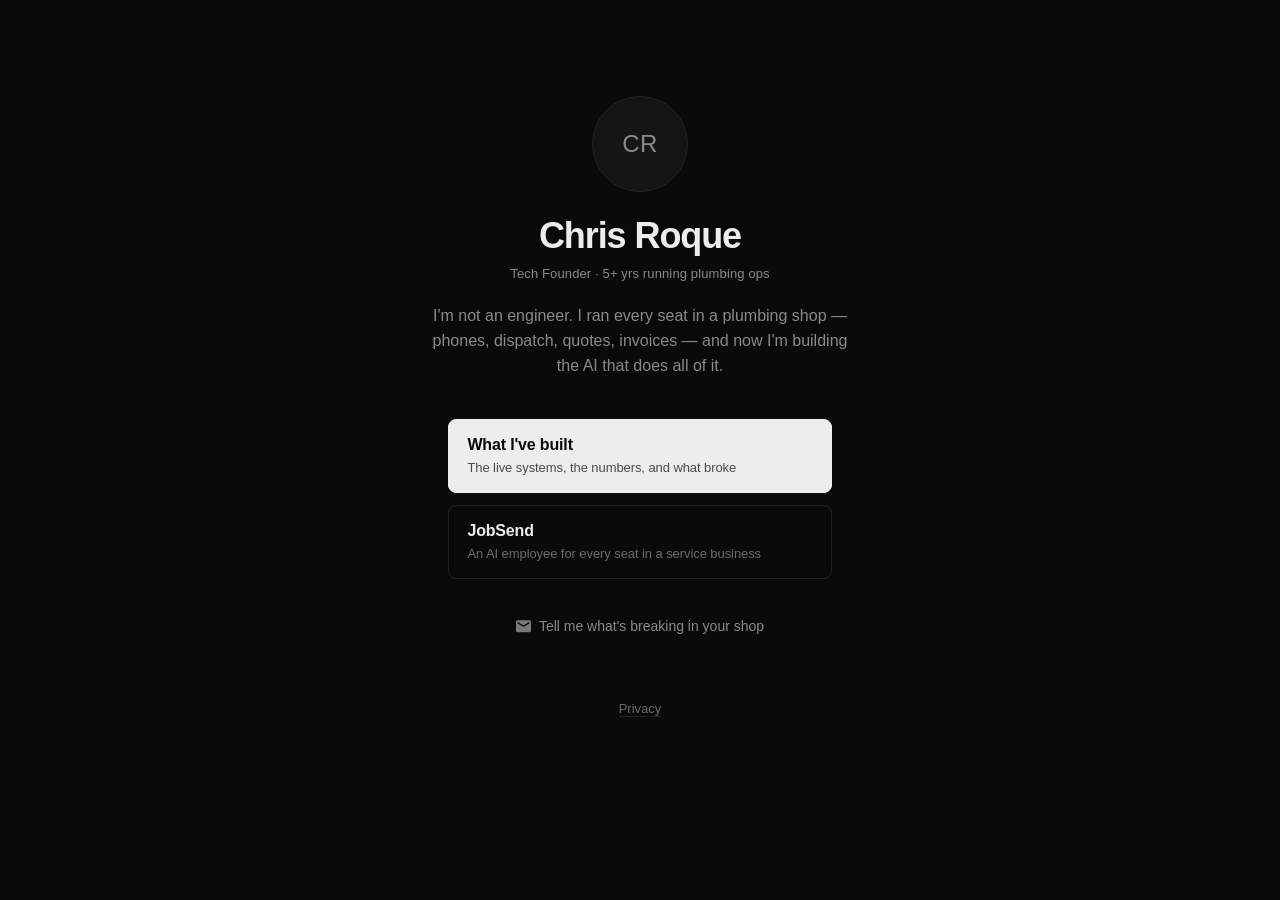
<file: index.html>
<!DOCTYPE html>

<!--
  christopherroque.com — link-in-bio page
  Built on LittleLink (MIT) — https://github.com/sethcottle/littlelink

  This page is the landing spot for the @chriis.ai Instagram bio, which reads:
    "Tech Founder / Former Plumbing Service Ops Manager (5+ Years) /
     Helping service businesses automate, scale & reach 7+ figures with AI"
  Everything here has to keep that promise. The visitor is a service-business
  owner who just watched a reel. Keep the operator credential visible, keep
  every link explained in one line, and do not add a link this audience
  doesn't need.

  TO ADD A LINK: copy a <a class="button"> block below, change the href, the
  title, and the one-line description. Commit it — GitHub Pages republishes
  itself. There is no build step.
-->

<html class="theme-dark" lang="en">

  <head>
    <meta charset="utf-8">
    <meta name="viewport" content="width=device-width, initial-scale=1">

    <!-- This is the headline Google prints in search results, which is the whole
         point of the site. Keep it the hook, not a category label. -->
    <title>Chris Roque — I run a service company on AI I built myself</title>
    <!-- Swap images/avatar.png for a real square headshot, then uncomment. -->
    <!-- <link rel="icon" href="/images/avatar.png"> -->

    <meta name="description" content="Chris Roque — not an engineer. Five years running plumbing ops, now building JobSend: an AI employee for every seat in a service business. The real systems, the numbers, and what broke.">
    <meta name="keywords" content="Chris Roque, Christopher Roque, JobSend, AI employees, AI in production, non-engineer building AI, AI agents, AI for home service, trades software">
    <link rel="canonical" href="https://christopherroque.com">
    <meta name="author" content="Chris Roque">

    <!-- Social share preview -->
    <meta property="og:type" content="website">
    <meta property="og:title" content="Chris Roque">
    <meta property="og:description" content="Not an engineer. I run a service company on AI I built myself — and I show exactly how it works, including what broke.">
    <meta property="og:url" content="https://christopherroque.com">
    <meta property="og:image" content="https://christopherroque.com/images/avatar@2x.png">
    <meta name="twitter:card" content="summary">
    <meta name="twitter:title" content="Chris Roque">
    <meta name="twitter:description" content="Not an engineer. I run a service company on AI I built myself — and I show exactly how it works, including what broke.">

    <link rel="stylesheet" href="css/reset.css">
    <link rel="stylesheet" href="css/style.css">
    <link rel="stylesheet" href="css/brands.css">
    <link rel="stylesheet" href="css/chriis.css">

  </head>

<body>

    <div class="container">
        <div class="column">

            <!-- PLACEHOLDER. Save a square headshot as images/avatar.png plus a
                 2x version, then delete this monogram and uncomment the <img>
                 under it. A real face outperforms initials on this page. -->
            <div class="avatar avatar--monogram" aria-hidden="true">CR</div>
            <!--
            <img class="avatar" src="images/avatar.png" srcset="images/avatar@2x.png 2x" alt="Chris Roque">
            -->

            <h1>Chris Roque</h1>

            <!-- Kept to one line at 430px phone width. Lengthening this wraps it
                 and orphans the last two words — re-measure if you edit it. -->
            <p class="credential">Tech Founder &middot; 5+ yrs running plumbing ops</p>

            <p class="bio">I'm not an engineer. I ran every seat in a plumbing shop &mdash; phones, dispatch, quotes, invoices &mdash; and now I'm building the AI that does all of it.</p>

            <div class="button-stack" role="navigation">

              <!-- Primary is the proof page, not a product. The audience arriving
                   from Instagram is builders; the products are the evidence, not
                   the ask. See codebase-map.md § "Who this page is for". -->
              <a class="button button--primary" href="proof.html" role="button">
                <span class="button-title">What I've built</span>
                <span class="button-sub">The live systems, the numbers, and what broke</span>
              </a>

              <a class="button" href="https://jobsend.co" target="_blank" rel="noopener" role="button">
                <span class="button-title">JobSend</span>
                <span class="button-sub">An AI employee for every seat in a service business</span>
              </a>

              <!-- ══ BOOKING BUTTON — READY, WAITING ON ONE URL ══════════════════
                   TO SWITCH ON: delete this comment wrapper and replace
                   BOOKING_URL_HERE with the real Calendly link. Nothing else.

                   It ships commented out on purpose — a dead booking link is worse
                   than no booking link, so this never publishes until the URL is real.

                   Chris's call 2026-07-26: a NEW event aimed at service-business
                   owners, ~15 minutes. Deliberately NOT the existing
                   calendly.com/myserviceops/demo — that one is MSO-branded on a page
                   that never mentions MyServiceOps, "demo" promises a product
                   walkthrough rather than a conversation, and it converted 21% of
                   JobSend quiz traffic into ZERO actual bookings.

              <a class="button" href="BOOKING_URL_HERE" target="_blank" rel="noopener" role="button">
                <span class="button-title">Book a call</span>
                <span class="button-sub">15 minutes. Tell me what's breaking in your shop</span>
              </a>

                   ═══════════════════════════════════════════════════════════════ -->

            </div>

            <div class="contact">
              <a class="contact-link" href="mailto:admin@myserviceops.ai">
                <img class="icon" aria-hidden="true" src="images/icons/generic-email.svg" alt="">
                Tell me what's breaking in your shop
              </a>
            </div>

            <!--
              DELIBERATELY NOT HERE, per "only what's relevant":
              - Instagram: every visitor arrives from Instagram. Linking back is a loop.
              - X / YouTube / TikTok / Substack: not accounts Chris runs.
              - LinkedIn: worth ONE small icon here if the profile is active. Add it
                as a second .contact-link when the handle is confirmed.
              - Book-a-call: the highest-value addition to this page whenever a
                scheduling link exists. The bio promises help; this is how they ask.
            -->

      <footer>
        <a href="privacy.html">Privacy</a>
      </footer>

    </div>
  </div>

</body>

</html>
</file>
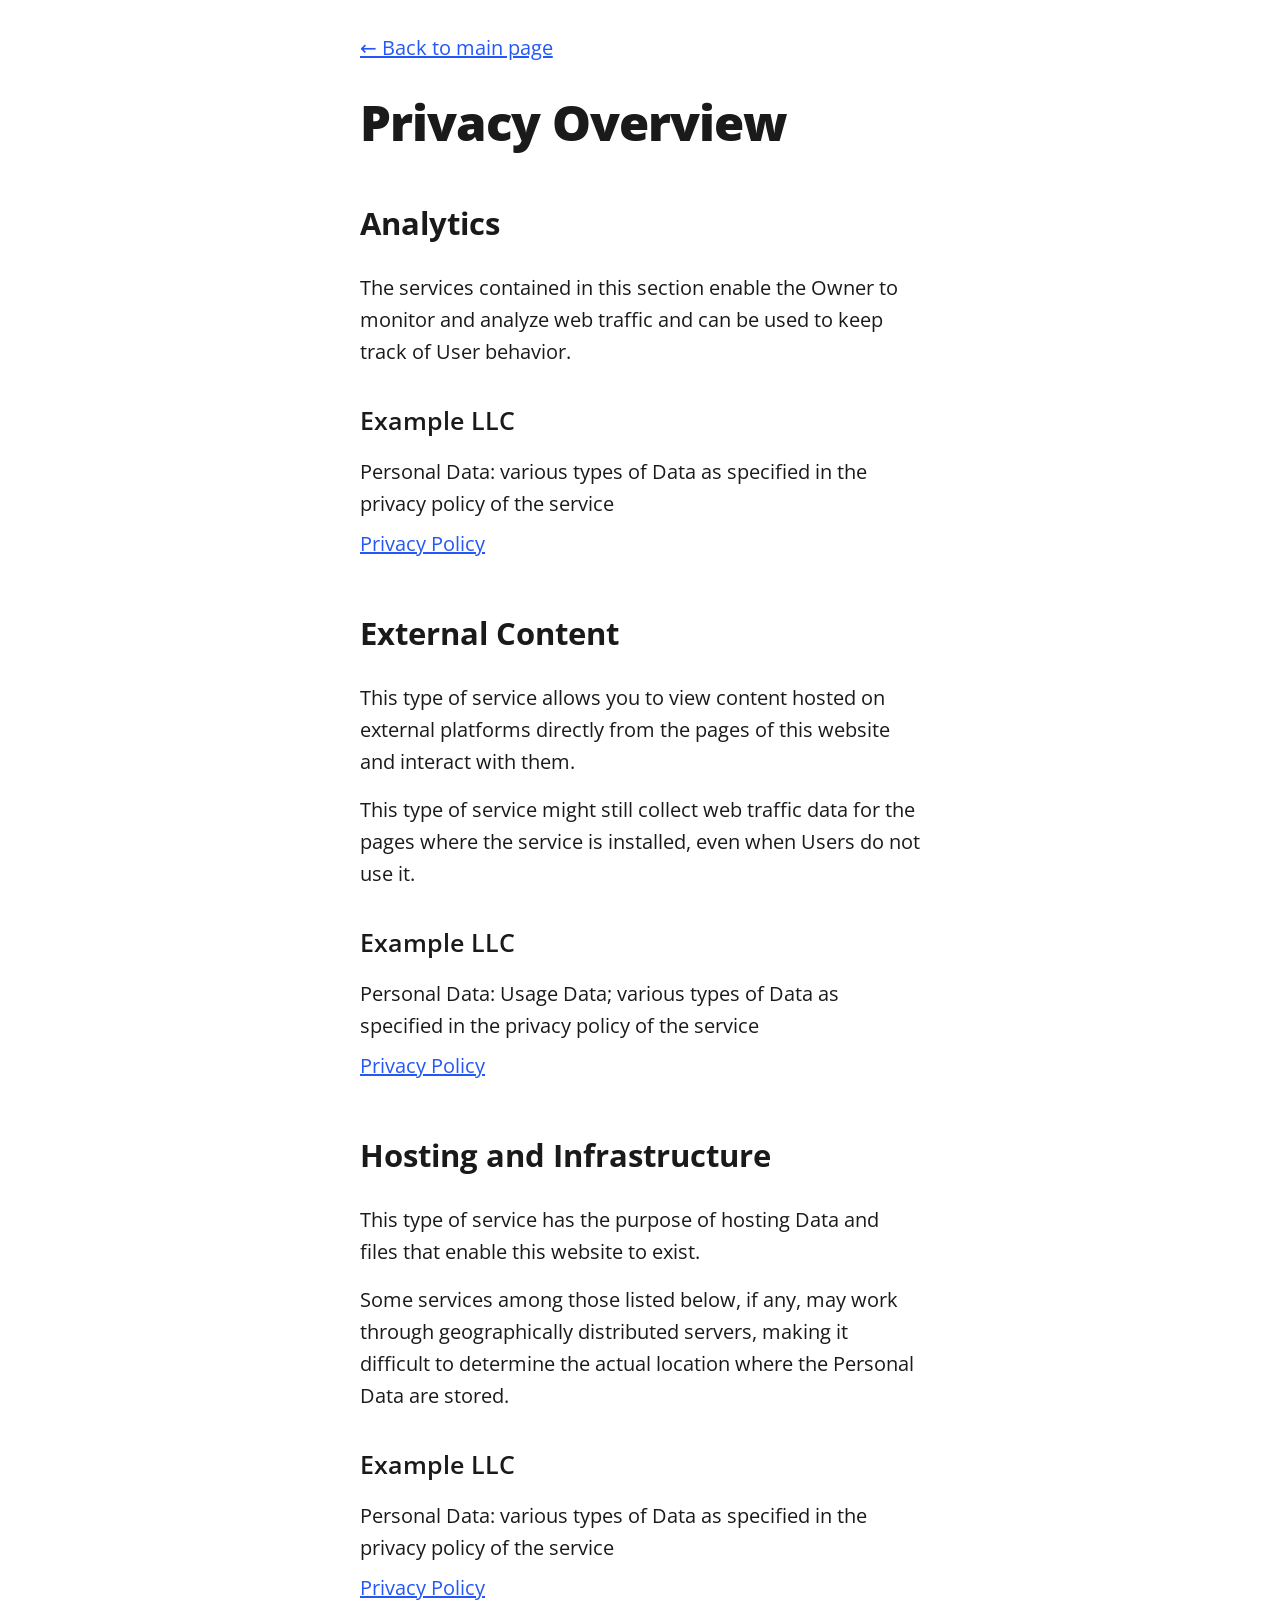
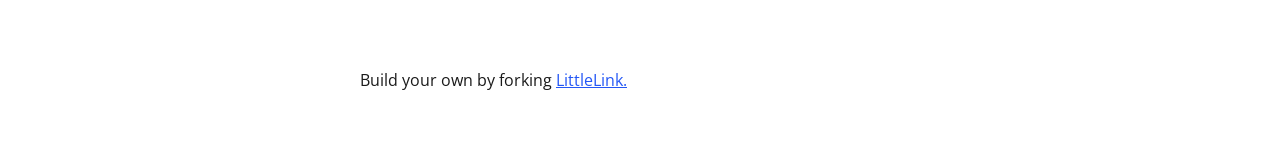
<file: privacy.html>
<!DOCTYPE html>

<!--
  To change the theme, change the class on the html tag below to one of:
  - theme-auto: Automatically switches based on user's system preferences
  - theme-light: Forces light theme
  - theme-dark: Forces dark theme
-->

<html class="theme-auto" lang="en"> <!-- Update `class="theme-auto"` with your preference -->

  <head>
    <meta charset="utf-8">
    <meta name="viewport" content="width=device-width, initial-scale=1">

    <!-- Page Title - Change this to your name/brand (50-60 characters recommended) -->
    <title>Privacy Policy | LittleLink</title>
    <link rel="icon" type="image/x-icon" href="/images/avatar.png"> <!-- Update this with your own favicon -->


    <!-- Meta Description - Write a description (150-160 characters recommended) -->
    <meta name="description" content="Privacy policy and data collection information for LittleLink">
    <meta name="robots" content="noindex"> <!-- Since this is a utility page -->

    <!-- Stylesheets -->
    <link rel="stylesheet" href="css/reset.css">
    <link rel="stylesheet" href="css/style.css">
    <link rel="stylesheet" href="css/brands.css">

  </head>

  <body>
    <div class="container-left" role="main">
      <div class="column">
        <nav role="navigation">
          <a href="index.html" aria-label="Back to homepage">← Back to main page</a>
        </nav>

        <h1>Privacy Overview</h1>

        <section aria-labelledby="analytics-heading">
          <h2 id="analytics-heading">Analytics</h2>
          <p>The services contained in this section enable the Owner to monitor and analyze web traffic and can be used to keep track of User behavior.</p>

          <h3>Example LLC</h3>
          <ul role="list">
            <li>Personal Data: various types of Data as specified in the privacy policy of the service</li>
            <li><a href="https://example.com/privacy/" target="_blank" rel="noopener">Privacy Policy</a></li>
          </ul>
        </section>

        <section aria-labelledby="external-content-heading">
          <h2 id="external-content-heading">External Content</h2>
          <p>This type of service allows you to view content hosted on external platforms directly from the pages of this website and interact with them.</p>
          <p>This type of service might still collect web traffic data for the pages where the service is installed, even when Users do not use it.</p>

          <h3>Example LLC</h3>
          <ul role="list">
            <li>Personal Data: Usage Data; various types of Data as specified in the privacy policy of the service</li>
            <li><a href="https://example.com/privacy/" target="_blank" rel="noopener">Privacy Policy</a></li>
          </ul>
        </section>

        <section aria-labelledby="hosting-heading">
          <h2 id="hosting-heading">Hosting and Infrastructure</h2>
          <p>This type of service has the purpose of hosting Data and files that enable this website to exist.</p>
          <p>Some services among those listed below, if any, may work through geographically distributed servers, making it difficult to determine the actual location where the Personal Data are stored.</p>

          <h3>Example LLC</h3>
          <ul role="list">
            <li>Personal Data: various types of Data as specified in the privacy policy of the service</li>
            <li><a href="https://example.com/privacy" target="_blank" rel="noopener">Privacy Policy</a></li>
          </ul>
        </section>

        <footer>
          <p>Build your own by forking <a href="https://littlelink.io" target="_blank" rel="noopener">LittleLink.</a></p>
        </footer>
      </div>
    </div>

  </body>

</html>
</file>
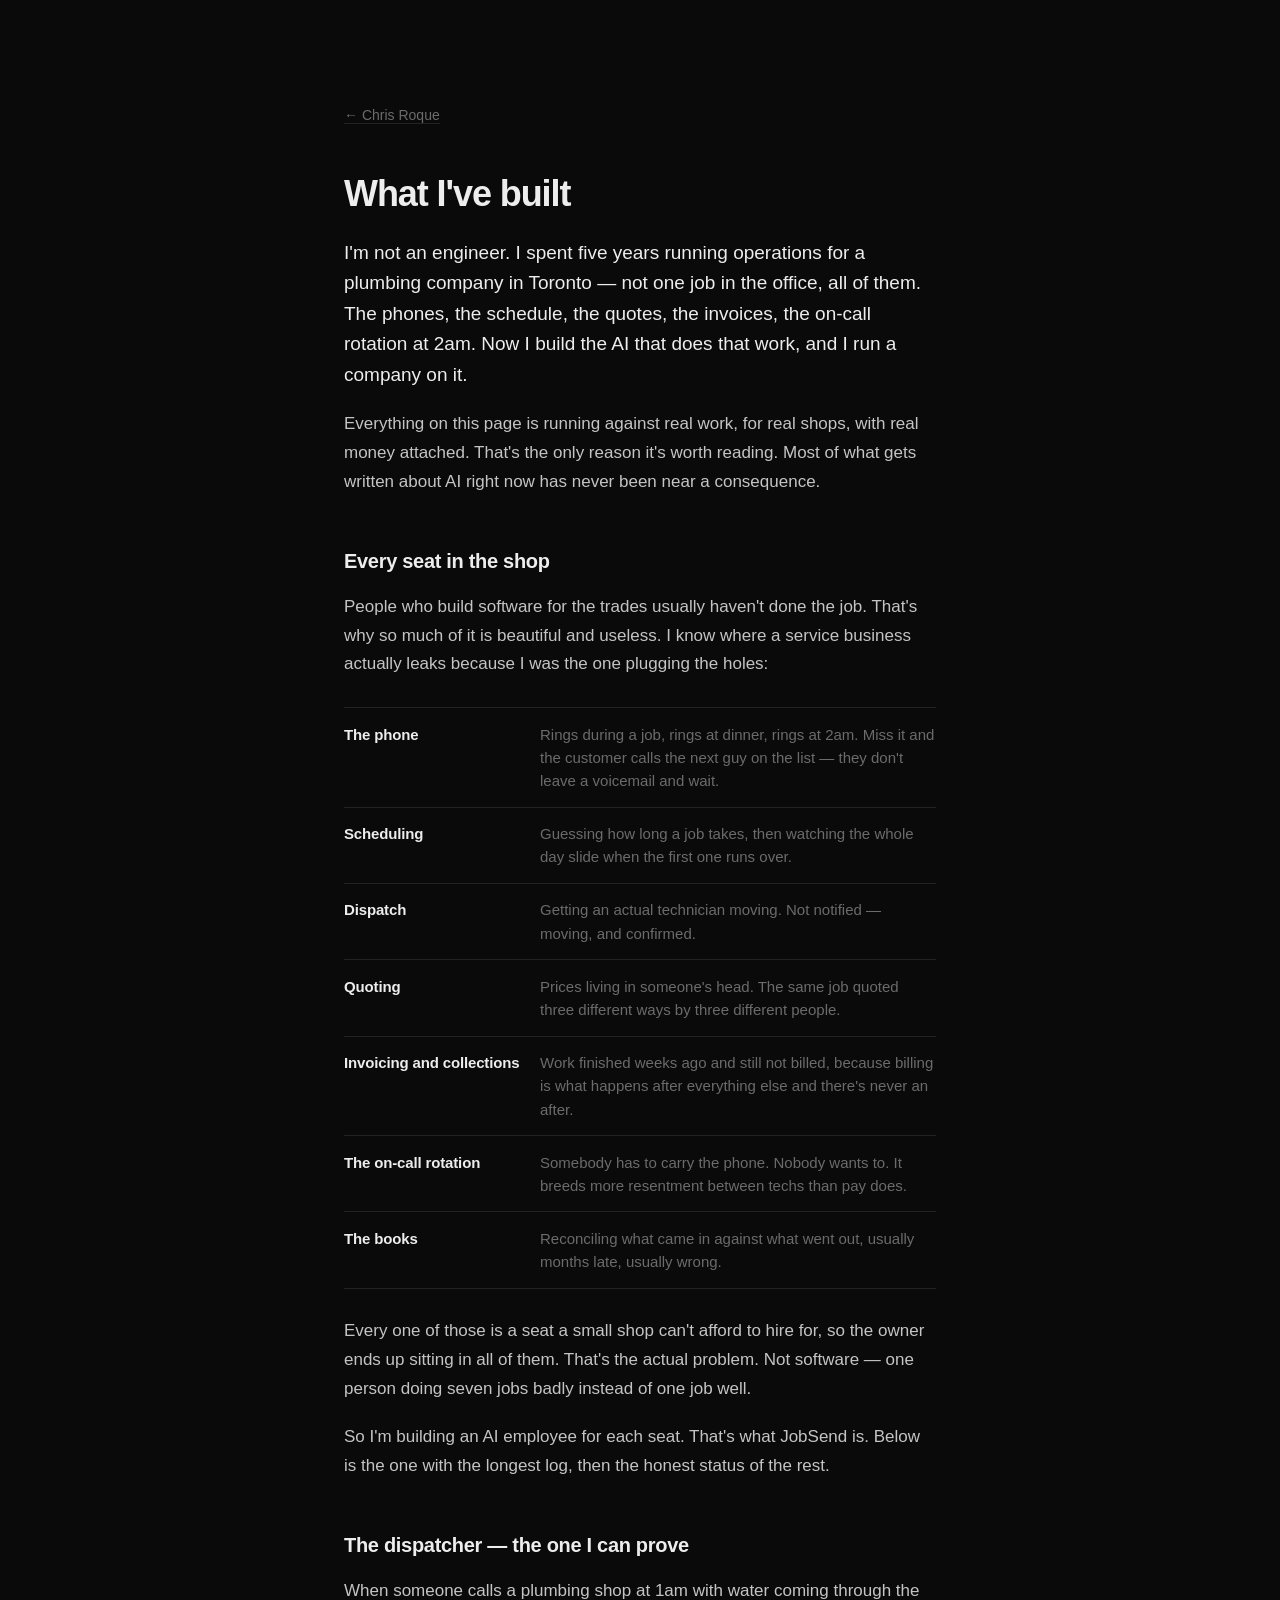
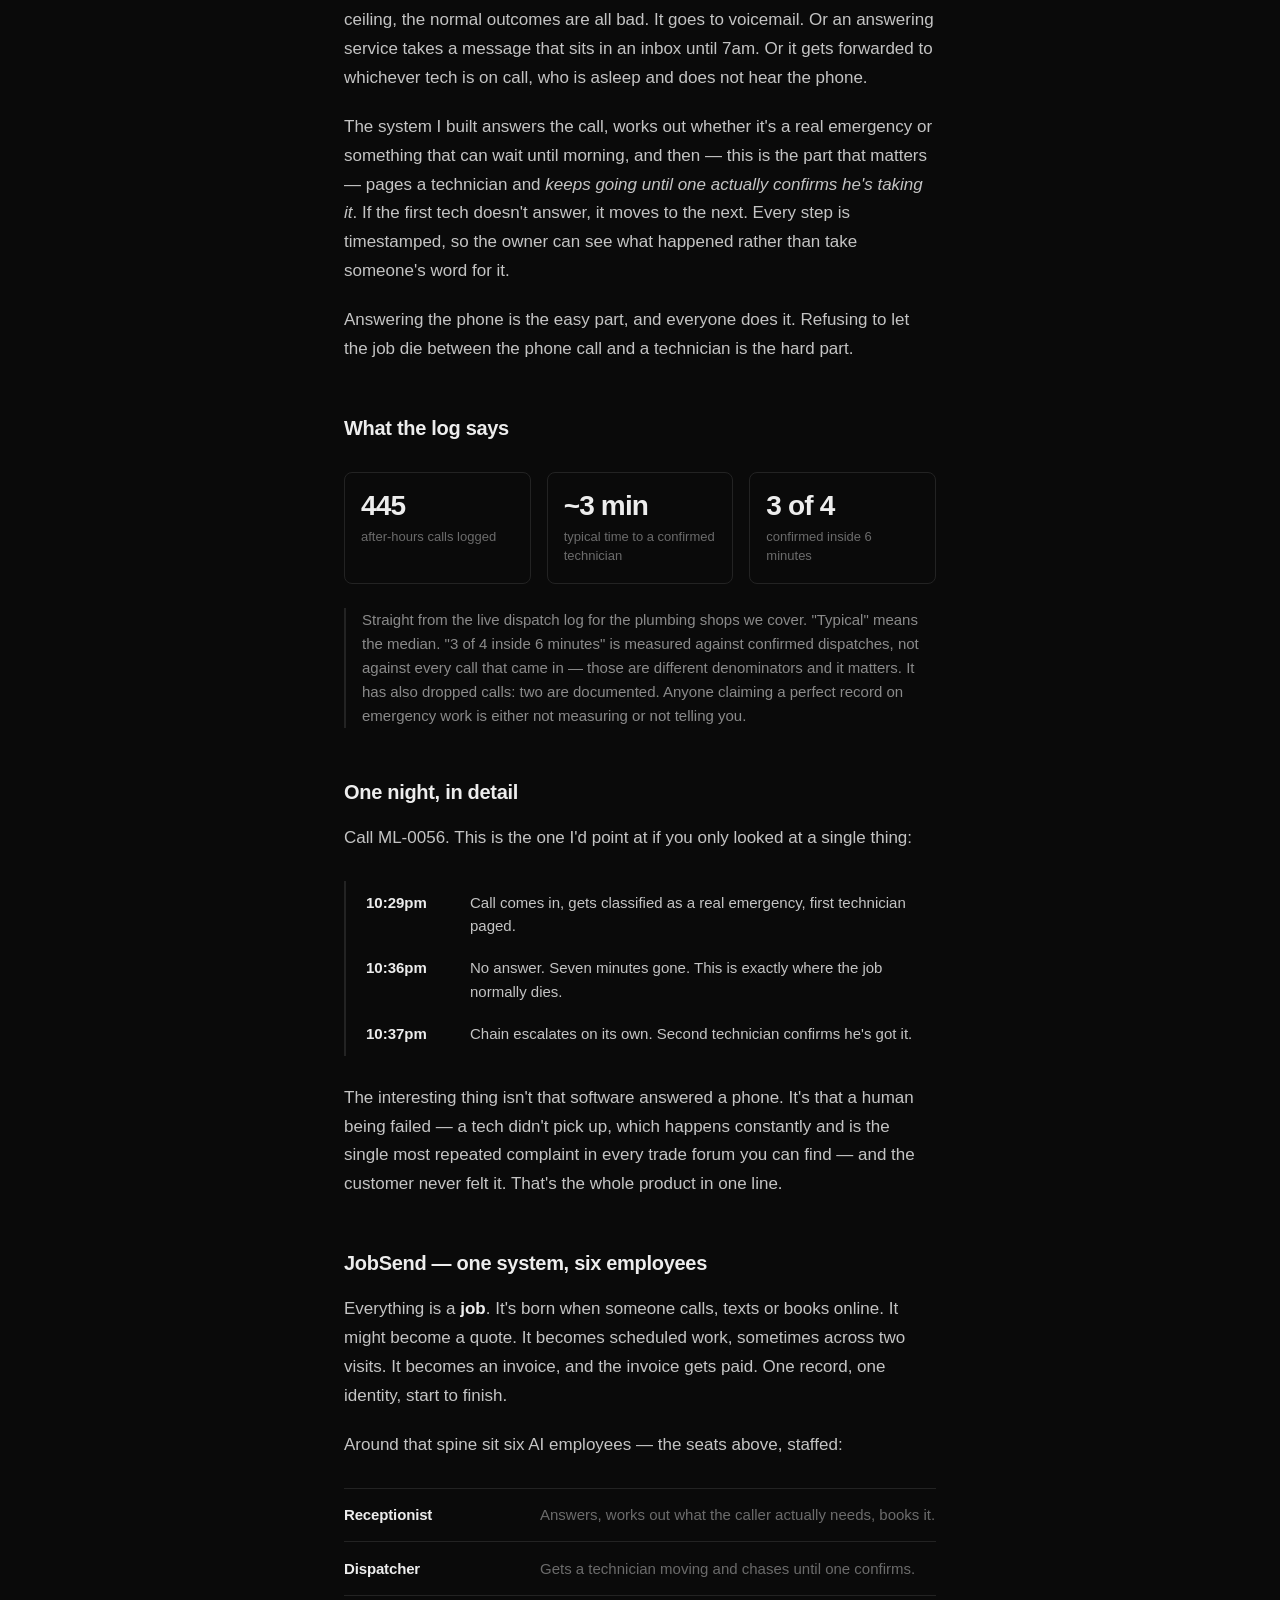
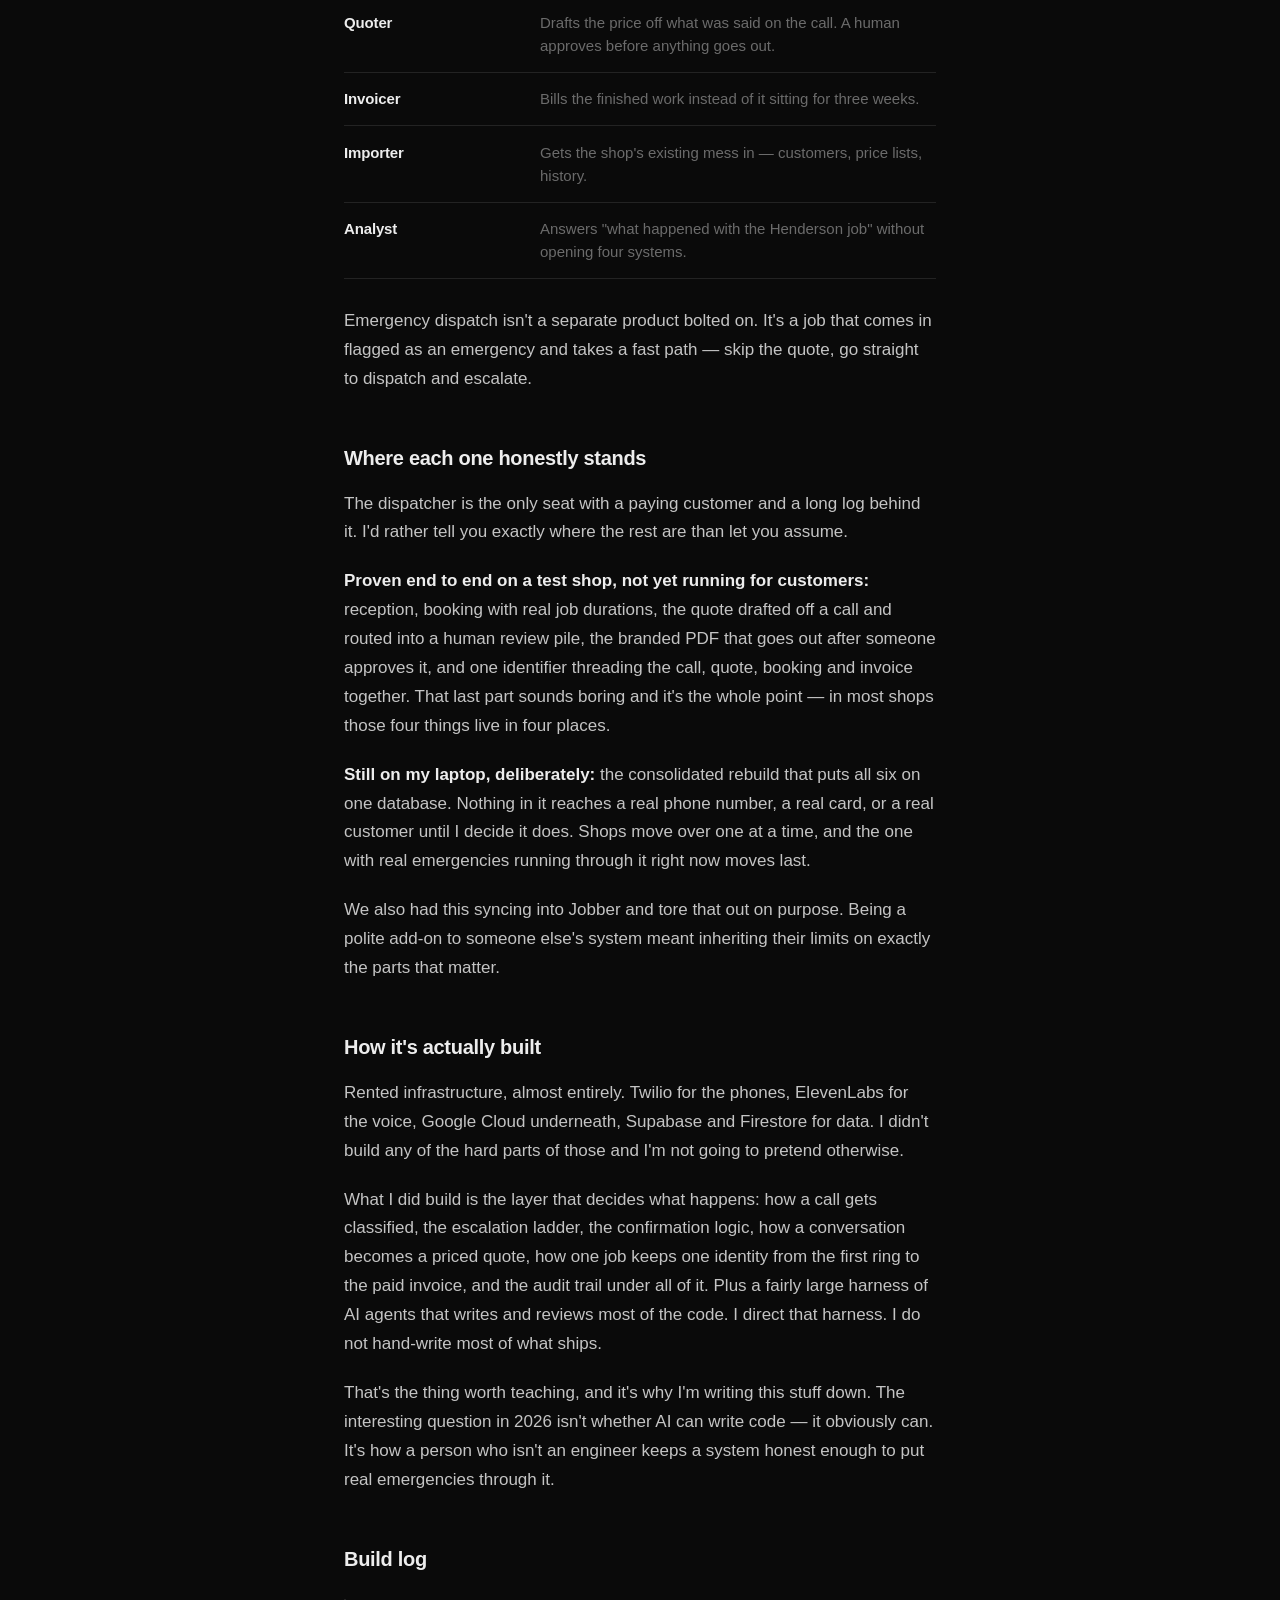
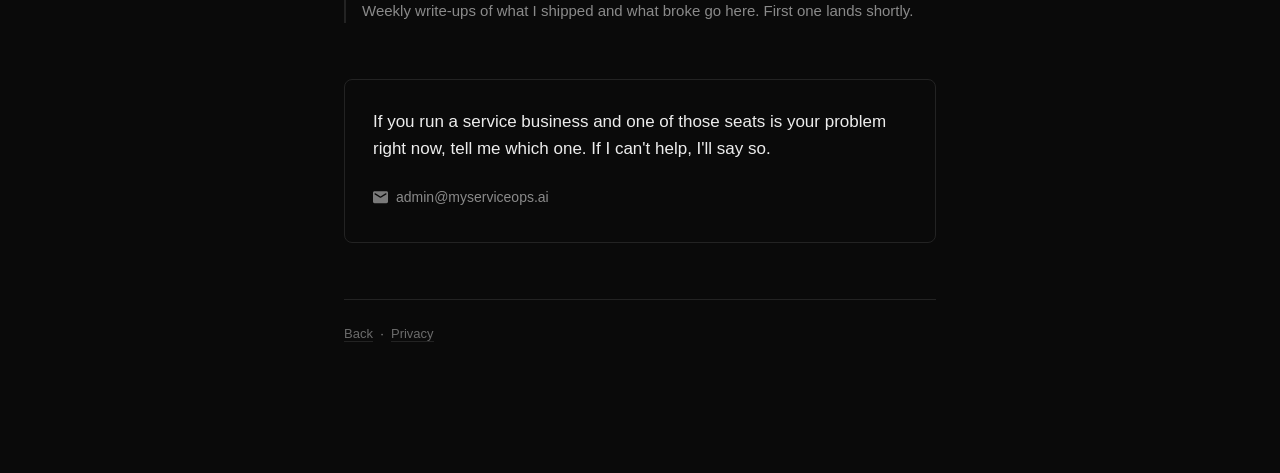
<file: proof.html>
<!DOCTYPE html>

<!--
  proof.html — the receipts page.

  WHY THIS PAGE EXISTS: its main job is not to win over a visitor who is already
  here. It is to exist when someone who got a cold email googles "Chris Roque"
  and wants to know if he's real. That pays off at zero followers.

  ══════════════════════════════════════════════════════════════════════════════
  CLAIM DISCIPLINE — READ BEFORE EDITING ANY NUMBER ON THIS PAGE
  Canonical owner: ~/SecondBrain/mso-marketing-plan.md § "The proof"

  APPROVED, ledger-traced:
    - "445 after-hours calls logged"  (may also say "400+"; we round DOWN)
    - "typical real emergency confirmed with a tech in ~3 minutes"
      ("typical" = median; real median is 3.4 min)
    - "3 of 4 confirmed inside 6 minutes"  (real 76%)
      ⚠ DENOMINATOR = CONFIRMED DISPATCHES, NOT ALL CALLS. Never imply otherwise.
    - ML-0056 timeline (verified)

  BANNED — do not reintroduce:
    - "zero missed" / "never missed one"  → two documented drops exist
    - "the owner never touched his phone" → unverifiable, no phone-state field
    - the "$600-1,200/mo stipend" anchor  → no source, will not survive scrutiny

  All proof is from PLUMBING shops. Say "a plumbing shop we cover" so the claim
  stays true no matter who is reading.
  ══════════════════════════════════════════════════════════════════════════════
-->

<html class="theme-dark" lang="en">

  <head>
    <meta charset="utf-8">
    <meta name="viewport" content="width=device-width, initial-scale=1">

    <title>What I've built — Chris Roque</title>

    <meta name="description" content="I'm not an engineer. I run a service company on AI I built myself. The real systems, the numbers from the live dispatch log, and what broke.">
    <link rel="canonical" href="https://christopherroque.com/proof.html">
    <meta name="author" content="Chris Roque">

    <meta property="og:type" content="article">
    <meta property="og:title" content="What I've built — Chris Roque">
    <meta property="og:description" content="Not an engineer. I run a service company on AI I built myself — here's what it does, what the log says, and what broke.">
    <meta property="og:url" content="https://christopherroque.com/proof.html">
    <meta name="twitter:card" content="summary">

    <link rel="stylesheet" href="css/reset.css">
    <link rel="stylesheet" href="css/style.css">
    <link rel="stylesheet" href="css/chriis.css">

  </head>

<body>

  <div class="container container--doc">

    <nav class="doc-nav"><a href="/">&larr; Chris Roque</a></nav>

    <h1 class="doc-title">What I've built</h1>

    <p class="doc-lede">I'm not an engineer. I spent five years running operations
    for a plumbing company in Toronto — not one job in the office, all of them. The
    phones, the schedule, the quotes, the invoices, the on-call rotation at 2am.
    Now I build the AI that does that work, and I run a company on it.</p>

    <p>Everything on this page is running against real work, for real shops, with
    real money attached. That's the only reason it's worth reading. Most of what
    gets written about AI right now has never been near a consequence.</p>

    <h2>Every seat in the shop</h2>

    <p>People who build software for the trades usually haven't done the job. That's
    why so much of it is beautiful and useless. I know where a service business
    actually leaks because I was the one plugging the holes:</p>

    <div class="seats">
      <div class="seat"><span class="seat-name">The phone</span><span class="seat-what">Rings during a job, rings at dinner, rings at 2am. Miss it and the customer calls the next guy on the list — they don't leave a voicemail and wait.</span></div>
      <div class="seat"><span class="seat-name">Scheduling</span><span class="seat-what">Guessing how long a job takes, then watching the whole day slide when the first one runs over.</span></div>
      <div class="seat"><span class="seat-name">Dispatch</span><span class="seat-what">Getting an actual technician moving. Not notified — moving, and confirmed.</span></div>
      <div class="seat"><span class="seat-name">Quoting</span><span class="seat-what">Prices living in someone's head. The same job quoted three different ways by three different people.</span></div>
      <div class="seat"><span class="seat-name">Invoicing and collections</span><span class="seat-what">Work finished weeks ago and still not billed, because billing is what happens after everything else and there's never an after.</span></div>
      <div class="seat"><span class="seat-name">The on-call rotation</span><span class="seat-what">Somebody has to carry the phone. Nobody wants to. It breeds more resentment between techs than pay does.</span></div>
      <div class="seat"><span class="seat-name">The books</span><span class="seat-what">Reconciling what came in against what went out, usually months late, usually wrong.</span></div>
    </div>

    <p>Every one of those is a seat a small shop can't afford to hire for, so the
    owner ends up sitting in all of them. That's the actual problem. Not software —
    one person doing seven jobs badly instead of one job well.</p>

    <p>So I'm building an AI employee for each seat. That's what JobSend is. Below
    is the one with the longest log, then the honest status of the rest.</p>

    <h2>The dispatcher — the one I can prove</h2>

    <p>When someone calls a plumbing shop at 1am with water coming through the
    ceiling, the normal outcomes are all bad. It goes to voicemail. Or an answering
    service takes a message that sits in an inbox until 7am. Or it gets forwarded
    to whichever tech is on call, who is asleep and does not hear the phone.</p>

    <p>The system I built answers the call, works out whether it's a real emergency
    or something that can wait until morning, and then — this is the part that
    matters — pages a technician and <em>keeps going until one actually confirms
    he's taking it</em>. If the first tech doesn't answer, it moves to the next.
    Every step is timestamped, so the owner can see what happened rather than take
    someone's word for it.</p>

    <p>Answering the phone is the easy part, and everyone does it. Refusing to let
    the job die between the phone call and a technician is the hard part.</p>

    <h2>What the log says</h2>

    <div class="stat-grid">
      <div class="stat">
        <div class="stat-num">445</div>
        <div class="stat-label">after-hours calls logged</div>
      </div>
      <div class="stat">
        <div class="stat-num">~3 min</div>
        <div class="stat-label">typical time to a confirmed technician</div>
      </div>
      <div class="stat">
        <div class="stat-num">3 of 4</div>
        <div class="stat-label">confirmed inside 6 minutes</div>
      </div>
    </div>

    <p class="doc-note">Straight from the live dispatch log for the plumbing shops
    we cover. "Typical" means the median. "3 of 4 inside 6 minutes" is measured
    against confirmed dispatches, not against every call that came in — those are
    different denominators and it matters. It has also dropped calls: two are
    documented. Anyone claiming a perfect record on emergency work is either not
    measuring or not telling you.</p>

    <h2>One night, in detail</h2>

    <p>Call ML-0056. This is the one I'd point at if you only looked at a single
    thing:</p>

    <div class="timeline">
      <div class="tl-row"><span class="tl-time">10:29pm</span><span class="tl-what">Call comes in, gets classified as a real emergency, first technician paged.</span></div>
      <div class="tl-row"><span class="tl-time">10:36pm</span><span class="tl-what">No answer. Seven minutes gone. This is exactly where the job normally dies.</span></div>
      <div class="tl-row"><span class="tl-time">10:37pm</span><span class="tl-what">Chain escalates on its own. Second technician confirms he's got it.</span></div>
    </div>

    <p>The interesting thing isn't that software answered a phone. It's that a
    human being failed — a tech didn't pick up, which happens constantly and is
    the single most repeated complaint in every trade forum you can find — and the
    customer never felt it. That's the whole product in one line.</p>

    <h2>JobSend — one system, six employees</h2>

    <p>Everything is a <strong>job</strong>. It's born when someone calls, texts or
    books online. It might become a quote. It becomes scheduled work, sometimes
    across two visits. It becomes an invoice, and the invoice gets paid. One record,
    one identity, start to finish.</p>

    <p>Around that spine sit six AI employees — the seats above, staffed:</p>

    <div class="seats">
      <div class="seat"><span class="seat-name">Receptionist</span><span class="seat-what">Answers, works out what the caller actually needs, books it.</span></div>
      <div class="seat"><span class="seat-name">Dispatcher</span><span class="seat-what">Gets a technician moving and chases until one confirms.</span></div>
      <div class="seat"><span class="seat-name">Quoter</span><span class="seat-what">Drafts the price off what was said on the call. A human approves before anything goes out.</span></div>
      <div class="seat"><span class="seat-name">Invoicer</span><span class="seat-what">Bills the finished work instead of it sitting for three weeks.</span></div>
      <div class="seat"><span class="seat-name">Importer</span><span class="seat-what">Gets the shop's existing mess in — customers, price lists, history.</span></div>
      <div class="seat"><span class="seat-name">Analyst</span><span class="seat-what">Answers "what happened with the Henderson job" without opening four systems.</span></div>
    </div>

    <p>Emergency dispatch isn't a separate product bolted on. It's a job that comes
    in flagged as an emergency and takes a fast path — skip the quote, go straight
    to dispatch and escalate.</p>

    <h2>Where each one honestly stands</h2>

    <p>The dispatcher is the only seat with a paying customer and a long log behind
    it. I'd rather tell you exactly where the rest are than let you assume.</p>

    <p><strong>Proven end to end on a test shop, not yet running for customers:</strong>
    reception, booking with real job durations, the quote drafted off a call and
    routed into a human review pile, the branded PDF that goes out after someone
    approves it, and one identifier threading the call, quote, booking and invoice
    together. That last part sounds boring and it's the whole point — in most shops
    those four things live in four places.</p>

    <p><strong>Still on my laptop, deliberately:</strong> the consolidated rebuild
    that puts all six on one database. Nothing in it reaches a real phone number, a
    real card, or a real customer until I decide it does. Shops move over one at a
    time, and the one with real emergencies running through it right now moves
    last.</p>

    <p>We also had this syncing into Jobber and tore that out on purpose. Being a
    polite add-on to someone else's system meant inheriting their limits on exactly
    the parts that matter.</p>

    <h2>How it's actually built</h2>

    <p>Rented infrastructure, almost entirely. Twilio for the phones, ElevenLabs
    for the voice, Google Cloud underneath, Supabase and Firestore for data. I
    didn't build any of the hard parts of those and I'm not going to pretend
    otherwise.</p>

    <p>What I did build is the layer that decides what happens: how a call gets
    classified, the escalation ladder, the confirmation logic, how a conversation
    becomes a priced quote, how one job keeps one identity from the first ring to
    the paid invoice, and the audit trail under all of it. Plus a fairly large
    harness of AI agents that writes and reviews most of the code. I direct that
    harness. I do not hand-write most of what ships.</p>

    <p>That's the thing worth teaching, and it's why I'm writing this stuff down.
    The interesting question in 2026 isn't whether AI can write code — it obviously
    can. It's how a person who isn't an engineer keeps a system honest enough to
    put real emergencies through it.</p>

    <h2>Build log</h2>

    <p class="doc-note">Weekly write-ups of what I shipped and what broke go here.
    First one lands shortly.</p>

    <!-- ══ CLOSING CALL-TO-ACTION — READY, WAITING ON ONE URL ═══════════════════
         Placed last on purpose: someone who has read this entire page is the
         warmest visitor this site will ever get. Highest-converting spot available.

         TO SWITCH ON: delete the two comment markers around the <a> below and
         replace BOOKING_URL_HERE with the real Calendly link. The surrounding
         block stays either way — with the link off, the email fallback carries it.
         Same reasoning as index.html: never publish a dead booking link.
         ═══════════════════════════════════════════════════════════════════════ -->
    <div class="cta">
      <p class="cta-line">If you run a service business and one of those seats is
      your problem right now, tell me which one. If I can't help, I'll say so.</p>
      <!--
      <a class="button button--primary cta-button" href="BOOKING_URL_HERE" target="_blank" rel="noopener" role="button">
        <span class="button-title">Book a call</span>
        <span class="button-sub">15 minutes, no pitch deck</span>
      </a>
      -->
      <a class="contact-link" href="mailto:admin@myserviceops.ai">
        <img class="icon" aria-hidden="true" src="images/icons/generic-email.svg" alt="">
        admin@myserviceops.ai
      </a>
    </div>

    <footer>
      <a href="/">Back</a> &nbsp;·&nbsp; <a href="privacy.html">Privacy</a>
    </footer>

  </div>

</body>

</html>
</file>
<file: css/style.css>
/*
* LittleLink
* https://littlelink.io
* Free to use under the MIT license
* http://www.opensource.org/licenses/mit-license.php
*/

/* Base Typography Settings
–––––––––––––––––––––––––––––––––––––––––––––––––– */
:root {
	font-size:16px;
}

/* Grid
  –––––––––––––––––––––––––––––––––––––––––––––––––– */
  .container {
	position:relative;
	width:100%;
	max-width:37.5rem;     				/* 600px */
    text-align:center;
	margin:0 auto;
	padding:3rem 1.25rem 0 1.25rem;
	box-sizing:border-box;
}
.container-left {
	position:relative;
	width:100%;
	max-width:37.5rem;
	text-align:left;
	margin:0 auto;
	padding:0 1.25rem;
	box-sizing:border-box;
}
.container-left p {
	margin-bottom: 1rem;  				/* 16px space between paragraphs */
  }
.column {
	position:center;
	width:100%;
	float:center;
	box-sizing:border-box;
}
/* For devices larger than 400px */
  @media (min-width:25rem) {            /* 400px */
    .container {
	width:85%;
	padding-left:0;
	padding-right:0;
}
}/* For devices larger than 550px */
  @media (min-width:34.375rem) {        /* 550px */
    .container {
	width:80%;
}
.column,.columns {
	margin-left:0;
}
.column:first-child,.columns:first-child {
	margin-left:0;
}
}

/* Base Styles
  –––––––––––––––––––––––––––––––––––––––––––––––––– */
  body {
	margin:0;
	padding:0;
	background-color:#ffffff;
	color:#1a1a1a;
	font-family:"Open Sans",system-ui;
	font-size:1.125rem;     				/* 18px */
    font-weight:400;
	line-height:1.6;
}

/* Typography
  –––––––––––––––––––––––––––––––––––––––––––––––––– */
  h1 {
	margin:0 0 0.5rem 0;
	font-size:3rem;         		/* 48px */
    font-weight:800;
	line-height:1;
	letter-spacing:0;
	word-wrap:break-word;
	overflow-wrap:break-word;
	hyphens:auto;           		/* Delete this to remove automatic hyphen on line break */
}
.container p {
	margin:0 0 2rem 0;
}

/* Base Typography Settings
–––––––––––––––––––––––––––––––––––––––––––––––––– */
/* Base size - 16px browser default */
:root {
  font-size:16px;           /* Using a 1.25 modular scale for typography */
  --scale-0:1rem;           /* 16px */
  --scale-1:1.25rem;        /* 20px */
  --scale-2:1.563rem;       /* 25px */
  --scale-3:1.953rem;       /* 31px */
  --scale-4:2.441rem;       /* 39px */
  --scale-5:3.052rem;       /* 49px */

  /* Spacing units */
  --spacing-xs:0.5rem;      /* 8px */
  --spacing-s:1rem;         /* 16px */
  --spacing-m:1.5rem;       /* 24px */
  --spacing-l:2rem;         /* 32px */
  --spacing-xl:3rem;        /* 48px */
  --spacing-xxl:4rem;       /* 64px */
}

/* Avatar */
.avatar {
	width: 8rem;             /* 128px */
	height: 8rem;
	border-radius: 50%;
	object-fit: cover;
	background-position: center;
	margin-bottom: var(--spacing-l);
	margin-left: auto;
	margin-right: auto;
	display: block;
  }

/* Typography Scale */
h1 {
	margin:0 0 var(--spacing-m) 0;
	font-size:var(--scale-5);           /* ~49px */
  	font-weight:800;
	line-height:1.1;
	letter-spacing:-0.02em;
	word-wrap:break-word;
	overflow-wrap:break-word;
}
body {
	font-size:var(--scale-1);           /* 20px */
  	line-height:1.6;
}
.container p {
	margin:0 0 var(--spacing-xl) 0;
	font-size:var(--scale-1);
	line-height:1.6;
}

/* Container spacing */
.container {
	padding:var(--spacing-xl) var(--spacing-m) 0 var(--spacing-m);
	text-align:center;
}

/* Footer */
footer {
	margin:var(--spacing-xxl) 0;            /* 4rem (64px) top and bottom */
    font-size:var(--scale-0);
}

/* Responsive adjustments */
@media (max-width:34.375rem) {              /* 550px */
  h1 {
	font-size:var(--scale-4);
}
body {
	font-size:var(--scale-0);
}
.container p {
	font-size:var(--scale-0);
}
.avatar {
	margin-bottom:var(--spacing-m);
}
footer {
	margin:var(--spacing-xl) 0;         	/* 3rem (48px) top and bottom */
}
}

/* Links
  –––––––––––––––––––––––––––––––––––––––––––––––––– */
  a {
	color:#2457F5;
	text-decoration:underline;
}
a:hover {
	color:#083BDA;
}

/* Buttons
–––––––––––––––––––––––––––––––––––––––––––––––––– */
.button,button {
	display:inline-flex;
	align-items:center;
	justify-content:center;
	width:18.75rem;             	/* 300px */
 	min-height:3rem;                /* 48px */
  	padding:0.75rem 1rem;         	/* 12px ; 16px */
  	font-size:1.125rem;           	/* 18px */
  	font-weight:700;
	text-decoration:none;
	white-space:normal;
  	background-color:var(--button-background,transparent);
	color:var(--button-text,#000000);
	border:var(--button-border,none);
	border-radius:0.5rem;
	cursor:pointer;
	box-sizing:border-box;
	hyphens:auto;               	/* Delete this to remove automatic hyphen on line break */
  	margin-bottom:1rem;
	text-align:center;
	line-height:1.3;
}

/* Icons
–––––––––––––––––––––––––––––––––––––––––––––––––– */
.icon {
	width:1.25rem;
	height:1.25rem;
	margin-right:0.5rem;
	flex-shrink:0;
}

/* Avatar
  –––––––––––––––––––––––––––––––––––––––––––––––––– */
.avatar {
	width: 8rem;             /* 128px */
	height: 8rem;
	object-fit: cover;
	background-position: center;
	margin-bottom: var(--spacing-l);
  }

   /* Modifier for no avatar rounding */
   .avatar--none {
	border-radius: 0%;
  }

  /* Modifier for rounded avatar */
  .avatar--rounded {
	border-radius: 50%;
  }

  /* Modifier for slightly rounded corners */
  .avatar--soft {
	border-radius: 0.5rem;   /* 8px rounded corners */
  }

/* Theme System
  –––––––––––––––––––––––––––––––––––––––––––––––––– */
/* Light theme is default above */

/* Dark theme */
:root.theme-dark {
	color-scheme:dark;
}
:root.theme-dark :focus-visible {
	outline: 2px solid #4899F7;
	outline-offset: 2px;
  }
:root.theme-dark body {
	background-color:#121212;
	color:#ffffff;
}
:root.theme-dark a:not(.button) {
	color:#4899F7;
}
:root.theme-dark a:not(.button):hover {
	color:#7AB8FF;
}

/* Auto theme */
:root.theme-auto {
	color-scheme:light dark;
}
@media (prefers-color-scheme:dark) {
	:root.theme-auto body {
	background-color:#121212;
	color:#ffffff;
}
:root.theme-auto :focus-visible {
    outline: 2px solid #4899F7;
    outline-offset: 2px;
  }
:root.theme-auto a:not(.button) {
	color:#4899F7;
}
:root.theme-auto a:not(.button):hover {
	color:#7AB8FF;
}
}

/* Button Text Color Override
    –––––––––––––––––––––––––––––––––––––––––––––––––– */
    .button:hover,button:hover {
	color:var(--button-text);
}

/* Responsive Typography
  –––––––––––––––––––––––––––––––––––––––––––––––––– */
  @media (max-width:34.375rem) {            /* 550px */
    h1 {
	font-size:2rem;                         /* 32px */
	}
	body {
	font-size:1rem;                    		/* 16px */
	}
}

/* Privacy Page Styles
  –––––––––––––––––––––––––––––––––––––––––––––––––– */
nav {
	margin:var(--spacing-l) 0;
	text-align:left;
}
section {
	margin:var(--spacing-xl) 0;
	text-align:left;
}
h2 {
	font-size:var(--scale-3);
	font-weight:700;
	margin-bottom:var(--spacing-m);
}
h3 {
	font-size:var(--scale-2);
	font-weight:600;
	margin:var(--spacing-l) 0 var(--spacing-s) 0;
}
ul {
	list-style:none;
	padding:0;
	margin:0 0 var(--spacing-m) 0;
}
ul li {
	margin-bottom:var(--spacing-xs);
}

/* Privacy page specific responsive adjustments */
  @media (max-width:34.375rem) {
	h2 {
	font-size:var(--scale-2);
	}
	h3 {
	font-size:var(--scale-1);
	}
	section {
	margin:var(--spacing-l) 0;
	}
}

/* Font Face Definitions
  –––––––––––––––––––––––––––––––––––––––––––––––––– */
@font-face {
	font-display:swap;
	font-family:'Open Sans';
	font-style:normal;
	font-weight:400;
	src:url('../fonts/open-sans-v34-vietnamese_latin-ext_latin_hebrew_greek-ext_greek_cyrillic-ext_cyrillic-regular.eot');
	src:url('../fonts/open-sans-v34-vietnamese_latin-ext_latin_hebrew_greek-ext_greek_cyrillic-ext_cyrillic-regular.eot?#iefix') format('embedded-opentype'),url('../fonts/open-sans-v34-vietnamese_latin-ext_latin_hebrew_greek-ext_greek_cyrillic-ext_cyrillic-regular.woff2') format('woff2'),url('../fonts/open-sans-v34-vietnamese_latin-ext_latin_hebrew_greek-ext_greek_cyrillic-ext_cyrillic-regular.woff') format('woff'),url('../fonts/open-sans-v34-vietnamese_latin-ext_latin_hebrew_greek-ext_greek_cyrillic-ext_cyrillic-regular.ttf') format('truetype'),url('../fonts/open-sans-v34-vietnamese_latin-ext_latin_hebrew_greek-ext_greek_cyrillic-ext_cyrillic-regular.svg#OpenSans') format('svg');
}
@font-face {
	font-display:swap;
	font-family:'Open Sans';
	font-style:normal;
	font-weight:600;
	src:url('../fonts/open-sans-v34-vietnamese_latin-ext_latin_hebrew_greek-ext_greek_cyrillic-ext_cyrillic-600.eot');
	src:url('../fonts/open-sans-v34-vietnamese_latin-ext_latin_hebrew_greek-ext_greek_cyrillic-ext_cyrillic-600.eot?#iefix') format('embedded-opentype'),url('../fonts/open-sans-v34-vietnamese_latin-ext_latin_hebrew_greek-ext_greek_cyrillic-ext_cyrillic-600.woff2') format('woff2'),url('../fonts/open-sans-v34-vietnamese_latin-ext_latin_hebrew_greek-ext_greek_cyrillic-ext_cyrillic-600.woff') format('woff'),url('../fonts/open-sans-v34-vietnamese_latin-ext_latin_hebrew_greek-ext_greek_cyrillic-ext_cyrillic-600.ttf') format('truetype'),url('../fonts/open-sans-v34-vietnamese_latin-ext_latin_hebrew_greek-ext_greek_cyrillic-ext_cyrillic-600.svg#OpenSans') format('svg');
}
@font-face {
	font-display:swap;
	font-family:'Open Sans';
	font-style:normal;
	font-weight:700;
	src:url('../fonts/open-sans-v34-vietnamese_latin-ext_latin_hebrew_greek-ext_greek_cyrillic-ext_cyrillic-700.eot');
	src:url('../fonts/open-sans-v34-vietnamese_latin-ext_latin_hebrew_greek-ext_greek_cyrillic-ext_cyrillic-700.eot?#iefix') format('embedded-opentype'),url('../fonts/open-sans-v34-vietnamese_latin-ext_latin_hebrew_greek-ext_greek_cyrillic-ext_cyrillic-700.woff2') format('woff2'),url('../fonts/open-sans-v34-vietnamese_latin-ext_latin_hebrew_greek-ext_greek_cyrillic-ext_cyrillic-700.woff') format('woff'),url('../fonts/open-sans-v34-vietnamese_latin-ext_latin_hebrew_greek-ext_greek_cyrillic-ext_cyrillic-700.ttf') format('truetype'),url('../fonts/open-sans-v34-vietnamese_latin-ext_latin_hebrew_greek-ext_greek_cyrillic-ext_cyrillic-700.svg#OpenSans') format('svg');
}
@font-face {
	font-display:swap;
	font-family:'Open Sans';
	font-style:normal;
	font-weight:800;
	src:url('../fonts/open-sans-v34-vietnamese_latin-ext_latin_hebrew_greek-ext_greek_cyrillic-ext_cyrillic-800.eot');
	src:url('../fonts/open-sans-v34-vietnamese_latin-ext_latin_hebrew_greek-ext_greek_cyrillic-ext_cyrillic-800.eot?#iefix') format('embedded-opentype'),url('../fonts/open-sans-v34-vietnamese_latin-ext_latin_hebrew_greek-ext_greek_cyrillic-ext_cyrillic-800.woff2') format('woff2'),url('../fonts/open-sans-v34-vietnamese_latin-ext_latin_hebrew_greek-ext_greek_cyrillic-ext_cyrillic-800.woff') format('woff'),url('../fonts/open-sans-v34-vietnamese_latin-ext_latin_hebrew_greek-ext_greek_cyrillic-ext_cyrillic-800.ttf') format('truetype'),url('../fonts/open-sans-v34-vietnamese_latin-ext_latin_hebrew_greek-ext_greek_cyrillic-ext_cyrillic-800.svg#OpenSans') format('svg');
}
</file>
<file: css/brands.css>
/*
* LittleLink Button Styles
* https://littlelink.io
* Free to use under the MIT license
* http://www.opensource.org/licenses/mit-license.php
*/

/* Brand Button Base Styles
–––––––––––––––––––––––––––––––––––––––––––––––––– */
/* Only include brand-specific button styling here */
.button,button {
  color:var(--button-text,#000000);
  background-color:var(--button-background,transparent);
	border:var(--button-border,none);
	transition:filter 0.2s ease,transform 0.2s ease;
}

/* Global Button Hover Effect
–––––––––––––––––––––––––––––––––––––––––––––––––– */
.button:hover,button:hover {
	filter:brightness(90%);
	transform:translateY(-1px);
}

/* Button Icons
–––––––––––––––––––––––––––––––––––––––––––––––––– */
.icon {
	filter:var(--icon-filter,none);
}

/* Brand-Specific Styles
–––––––––––––––––––––––––––––––––––––––––––––––––– */

/* Default */
.button.button-default {
	--button-text:#ffffff;
	--button-background:#2457F5;
	--button-border:1px solid #ffffff;
}

/* Amazon */
.button-amazon {
	--button-text:#000000;
	--button-background:#FFFFFF;
	--button-border:1px solid #212121;
}

/* Amazon Music */
.button-amazon-music {
	--button-text:#000000;
	--button-background:#25D1DA;
}

/* Apple App Store */
.button-appstore {
	--button-text:#FFFFFF;
	--button-background:#000000;
	--button-border:1px solid #FFFFFF;
}

/* Apple Invites */
.button-invites {
	--button-text:#FFFFFF;
	--button-background:#000000;
	--button-border:1px solid #FFFFFF;
}

/* Apple Music */
.button-apple-music {
	--button-text:#ffffff;
	--button-background:#000000;
	--button-border:1px solid #FFFFFF;
}

/* Apple Music Alt */
.button-apple-music-alt {
	--button-text:#ffffff;
	background-image:linear-gradient(to bottom,#FB5C74,#FA233B);
}

/* Apple Podcasts */
.button-apple-podcasts {
	--button-text:#ffffff;
	--button-background:#000000;
	--button-border:1px solid #FFFFFF;
}

/* Apple Podcasts Alt */
.button-apple-podcasts-alt {
	--button-text:#ffffff;
	background-image:linear-gradient(to bottom,#F452FF,#832BC1);
}

/* Bandcamp */
.button-bandcamp {
	--button-text:#ffffff;
	--button-background:#1d9fc3;
}

/* Behance */
.button-behance {
	--button-text:#ffffff;
	--button-background:#0057FF;
  --button-border:1px solid #FFFFFF;
}

/* Bluesky */
.button-bluesky {
	--button-text:#FFFFFF;
	--button-background:#1185FE;
}

/* Bluesky Alt */
.button-bluesky-alt {
	--button-text:#000000;
	--button-background:#FFFFFF;
	--button-border:1px solid #000000;
}

/* Buy Me a Coffee */
.button-coffee {
	--button-text:#000000;
	--button-background:#ffdd00;
}

/* Cal.com */
.button-cal {
	--button-text:#FFFFFF;
	--button-background:#292929;
	--button-border:1px solid #FFFFFF;
}

/* Calendly */
.button-calendly {
	--button-text:#FFFFFF;
	--button-background:#006BFF;
}

/* Cash App */
.button-cash-app {
	--button-text:#ffffff;
	background-image:linear-gradient(to bottom,#00d64b,#00c244);
}

/* dev.to */
.button-dev-to {
	--button-text:#000000;
	--button-background:#f5f5f5;
	--button-border:1px solid #212121;
}

/* Discogs */
.button-discogs {
	--button-text:#000000;
	--button-background:#FFFFFF;
	--button-border:1px solid #000000;
}

/* Discogs Alt */
.button-discogs-alt {
	--button-text:#FFFFFF;
	--button-background:#000000;
	--button-border:1px solid #FFFFFF;
}

/* Discord */
.button-discord {
	--button-text:#ffffff;
	--button-background:#5865F2;
}

/* Dribbble */
.button-dribbble {
	--button-text:#000000;
	--button-background:#FFFFFF;
	--button-border:1px solid #212121;
}

/* Etsy */
.button-etsy {
	--button-text:#ffffff;
	--button-background:#F45800;
}

/* Facebook */
.button-faceb {
	--button-text:#ffffff;
	--button-background:#0866FF;
}

/* Facebook Messenger */
.button-messenger {
	--button-text:#ffffff;
	--button-background:#0866FF;
}

/* Figma */
.button-figma {
	--button-text:#ffffff;
	--button-background:#000000;
	--button-border:1px solid #FFFFFF;
}

/* Fiverr */
.button-fiverr {
	--button-text:#ffffff;
	--button-background:#1DBF73;
}

/* Flickr */
.button-flickr {
	--button-text:#ffffff;
	--button-background:#000000;
	--button-border:1px solid #FFFFFF;
}

/* GitHub */
.button-github {
	--button-text:#ffffff;
	--button-background:#000000;
	--button-border:1px solid #FFFFFF;
}

/* GitLab */
.button-gitlab {
	--button-text:#ffffff;
	--button-background:#6151b2;
}

/* GoFundMe */
.button-gofundme {
	--button-text:#ffffff;
	--button-background:#02A95C;
}

/* Goodreads */
.button-goodreads {
	--button-text:#333333;
	--button-background:#f3f1e6;
	--button-border:1px solid #212121;
}

/* Google Black */
.button-google-black {
	--button-text:#FFFFFF;
	--button-background:#000000;
	--button-border:1px solid #FFFFFF;
}

/* Google Play Store */
.button-playstore {
	--button-text:#FFFFFF;
	--button-background:#000000;
	--button-border:1px solid #FFFFFF;
}

/* Google Scholar */
.button-google-scholar {
	--button-text:#000000;
	--button-background:#FFFFFF;
	--button-border:1px solid #212121;
}

/* Hashnode */
.button-hashnode {
	--button-text:#000000;
	--button-background:#ffffff;
	--button-border:1px solid #212121;
}

/* Instagram */
.button-instagram {
	--button-text:#ffffff;
	background-image:linear-gradient(-135deg,#1400c8,#b900b4,#f50000);
}

/* Kick */
.button-kick {
	--button-text:#ffffff;
	--button-background:#000000;
	--button-border:1px solid #ffffff;
}

/* Kick Alt */
.button-kick-alt {
	--button-text:#000000;
	--button-background:#01e701;
}

/* Kickstarter */
.button-kickstarter {
	--button-text:#ffffff;
	--button-background:#05ce78;
}

/* Kit */
.button-kit {
	--button-text:#ffffff;
	--button-background:#000000;
	--button-border:1px solid #FFFFFF;
}

/* Ko-fi */
.button-ko-fi {
	--button-text:#ffffff;
	--button-background:#000000;
  --button-border:1px solid #FFFFFF;
}

/* Last.fm */
.button-last-fm {
	--button-text:#ffffff;
	--button-background:#D51007;
}

/* Letterboxd */
.button-letterboxd {
	--button-text:#ffffff;
	--button-background:#2c3440;
	--button-border:1px solid #FFFFFF;
}

/* Line */
.button-line {
	--button-text:#FFFFFF;
	--button-background:#06C755;
}

/* LinkedIn */
.button-linked {
	--button-text:#ffffff;
	--button-background:#2867b2;
}

/* Mailchimp */
.button-mailchimp {
	--button-text:#000000;
	--button-background:#FFE01B;
}

/* Mastodon */
.button-mastodon {
	--button-text:#ffffff;
	--button-background:#17063B;
	--button-border:1px solid #FFFFFF;
}

/* Matrix */
.button-matrix {
	--button-text:#000000;
	--button-background:#ffffff;
	--button-border:1px solid #000000;
}

/* Meetup */
.button-meetup {
	--button-text:#000000;
	--button-background:#ffffff;
	--button-border:1px solid #000000;
}

/* Meetup Alt */
.button-meetup-alt {
	--button-text:#ffffff;
	--button-background:#ED1C40;
}

/* Medium */
.button-medium {
	--button-text:#ffffff;
	--button-background:#000000;
	--button-border:1px solid #FFFFFF;
}

/* Microsoft */
.button-microsoft {
	--button-text:#ffffff;
	--button-background:#000000;
	--button-border:1px solid #FFFFFF;
}

/* Notion */
.button-notion {
	--button-text:#000000;
	--button-background:#ffffff;
	--button-border:1px solid #212121;
}

/* Obsidian */
.button.button-obsidian {
	--button-text:#ffffff;
	--button-background:#262626;
	--button-border:1px solid #ffffff;
}

/* OnlyFans */
.button-onlyfans {
	--button-text:#ffffff;
	--button-background:#00AEEF;
}

/* Patreon */
.button-patreon {
	--button-text:#ffffff;
	--button-background:#000000;
	--button-border:1px solid #FFFFFF;
}

/* PayPal */
.button-paypal {
	--button-text:#ffffff;
	--button-background:#002991;
  --button-border:1px solid #FFFFFF;
}

/* Pinterest */
.button-pinterest {
	--button-text:#000000;
	--button-background:#ffffff;
	--button-border:1px solid #212121;
}

/* Product Hunt */
.button-product-hunt {
	--button-text:#000000;
	--button-background:#ffffff;
	--button-border:1px solid #212121;
}

/* Reddit */
.button-reddit {
	--button-text:#FFFFFF;
	--button-background:#FF4500;
}

/* Shop */
.button-shop {
	--button-text:#ffffff;
	--button-background:#5A31F4;
}

/* Signal */
.button-signal {
	--button-text:#ffffff;
	--button-background:#3B45FD;
}

/* Signal Alt */
.button-signal-alt {
	--button-text:#3B45FD;
	--button-background:#E3E8FE;
	--button-border:1px solid #000000;
}

/* Slack */
.button-slack {
	--button-text:#000000;
	--button-background:#FFFFFF;
	--button-border:1px solid #212121;
}

/* Snapchat */
.button-snapchat {
	--button-text:#000000;
	--button-background:#fffc00;
}

/* SoundCloud */
.button-soundcloud {
	--button-text:#ffffff;
	--button-background:#ff5500;
}

/* Spotify */
.button-spotify {
	--button-text:#191414;
	--button-background:#1db954;
}

/* Spotify Alt */
.button-spotify-alt {
	--button-text:#FFFFFF;
	--button-background:#191414;
	--button-border:1px solid #FFFFFF;
}

/* Square */
.button-square {
	--button-text:#FFFFFF;
	--button-background:#006AFF;
}

/* Stack Overflow */
.button-stack-overflow {
	--button-text:#000000;
	--button-background:#FFFFFF;
	--button-border:1px solid #000000;
}

/* Steam */
.button-steam {
	--button-text:#ffffff;
	background-image:linear-gradient(90deg,#08BBFF,#2B75FF);
}

/* Steam Alt */
.button-steam-alt {
	--button-text:#ffffff;
	background-image:linear-gradient(90deg,#09172a,#072a57,#0c5085);
	--button-border:1px solid #FFFFFF;
}

/* Strava */
.button-strava {
	--button-text:#ffffff;
	--button-background:#fc5200;
}

/* Substack */
.button-substack {
	--button-text:#ffffff;
	--button-background:#FF6719;
}

/* Telegram */
.button-telegram {
	--button-text:#ffffff;
	--button-background:#3faee8;
}

/* Threads */
.button-threads {
	--button-text:#FFFFFF;
	--button-background:#000000;
	--button-border:1px solid #FFFFFF;
}

/* Threema */
.button-threema {
	--button-text:#000000;
	--button-background:#3fe669;
}

/* TikTok */
.button-tiktok {
	--button-text:#ffffff;
	--button-background:#000000;
	--button-border:1px solid #FFFFFF;
}

/* Trello */
.button-trello {
	--button-text:#ffffff;
	--button-background:#0065ff;
}

/* Tumblr */
.button-tumb {
	--button-text:#ffffff;
	--button-background:#131313;
	--button-border:1px solid #FFFFFF;
}

/* Twitch */
.button-twitch {
	--button-text:#ffffff;
	--button-background:#9146ff;
}

/* Unsplash */
.button-unsplash {
	--button-text:#000000;
	--button-background:#ffffff;
	--button-border:1px solid #212121;
}

/* Venmo */
.button-venmo {
	--button-text:#ffffff;
	--button-background:#008CFF;
}

/* Vimeo */
.button-vimeo {
	--button-text:#ffffff;
	--button-background:#1ab7ea;
}

/* VSCO */
.button-vsco {
	--button-text:#FFFFFF;
	--button-background:#000000;
	--button-border:1px solid #FFFFFF;
}

/* WhatsApp */
.button-whatsapp {
	--button-text:#ffffff;
	--button-background:#455a64;
}

/* WordPress */
.button-wordpress {
	--button-text:#ffffff;
	--button-background:#3858E9;
}

/* X */
.button-x {
	--button-text:#FFFFFF;
	--button-background:#000000;
	--button-border:1px solid #FFFFFF;
}

/* YouTube */
.button-yt {
	--button-text:#ffffff;
	--button-background:#282828;
	--button-border:1px solid #FFFFFF;
}

/* YouTube Alt */
.button-yt-alt {
	--button-text:#ffffff;
	--button-background:#FF0000;
}

/* Zoom */
.button-zoom {
	--button-text:#ffffff;
	--button-background:#0B5CFF;
  --button-border:1px solid #FFFFFF;
}
</file>
<file: css/chriis.css>
/* christopherroque.com — visual overrides on top of LittleLink defaults.
   Register: neutral dark, no brand-color fills, no gradients, no glow.
   Loaded last so it wins over style.css and brands.css.

   Hierarchy is the point: ONE primary action (light fill), the rest outlined,
   contact quieter still. Brand colors are deliberately never used — the only
   emphasis tool here is contrast. */

:root {
  --bg: #0a0a0a;
  --text: #ededed;
  --text-muted: #8a8a8a;
  --text-dim: #6b6b6b;
  --line: #232323;
  --line-hover: #3a3a3a;
  --surface-hover: #141414;
  --primary-bg: #ededed;
  --primary-bg-hover: #ffffff;
  --primary-text: #0a0a0a;
  --stack-width: 24rem;
}

body,
:root.theme-dark body {
  background-color: var(--bg);
  color: var(--text);
  font-family: -apple-system, BlinkMacSystemFont, "SF Pro Text", "Segoe UI",
    Roboto, Helvetica, Arial, sans-serif;
  -webkit-font-smoothing: antialiased;
}

.container {
  padding-top: clamp(3rem, 11vh, 6rem);
  padding-bottom: 4rem;
}

/* --- Identity block ------------------------------------------------------ */

.avatar {
  width: 6rem;
  height: 6rem;
  border: 1px solid var(--line);
  margin-bottom: 1.5rem;
}

/* Placeholder until a real headshot lands. Initials, not a logo. */
.avatar--monogram {
  display: flex;
  align-items: center;
  justify-content: center;
  border-radius: 50%;
  background-color: #151515;
  color: var(--text-muted);
  font-size: 1.5rem;
  font-weight: 500;
  letter-spacing: 0.02em;
  user-select: none;
}

h1 {
  font-size: 2.25rem;
  font-weight: 600;
  letter-spacing: -0.03em;
  margin: 0 0 0.5rem 0;
}

/* Specificity note: upstream style.css targets `.container p`, which outranks a
   bare `.bio`. Match it or the auto margins get dropped and the block sits left. */
/* Sized to hold one line at 430px phone width — a wrapped credential orphans
   "service ops" onto its own line and reads like a mistake. */
.container p.credential {
  color: var(--text-muted);
  font-size: 0.8125rem;
  font-weight: 500;
  letter-spacing: 0.01em;
  text-wrap: balance;
  margin: 0 0 1.25rem 0;
}

.container p.bio {
  color: var(--text-muted);
  font-size: 1rem;
  font-weight: 400;
  line-height: 1.55;
  max-width: 26rem;
  margin-top: 0;
  margin-bottom: 2.5rem;
  margin-left: auto;
  margin-right: auto;
}

/* --- Link stack ---------------------------------------------------------- */

.button-stack {
  display: flex;
  flex-direction: column;
  gap: 0.75rem;
  align-items: center;
}

/* Two-line buttons: name on top, plain-English explainer underneath.
   Overrides upstream's fixed 300px centered single-line pill. */
.button,
button {
  display: flex;
  flex-direction: column;
  align-items: flex-start;
  justify-content: center;
  gap: 0.2rem;
  width: 100%;
  max-width: var(--stack-width);
  min-height: 0;
  margin: 0 auto;
  padding: 0.95rem 1.15rem;
  text-align: left;
  background-color: transparent;
  color: var(--text);
  border: 1px solid var(--line);
  border-radius: 0.5rem;
  font-size: 1rem;
  font-weight: 500;
  letter-spacing: -0.005em;
  box-shadow: none;
  transition: background-color 120ms ease, border-color 120ms ease;
}

.button:hover,
button:hover {
  background-color: var(--surface-hover);
  border-color: var(--line-hover);
  color: var(--text);
}

.button-title {
  font-size: 1rem;
  font-weight: 600;
  letter-spacing: -0.01em;
  line-height: 1.3;
}

.button-sub {
  font-size: 0.8125rem;
  font-weight: 400;
  line-height: 1.35;
  color: var(--text-dim);
}

/* The one action that leads. Contrast only — no color, no glow. */
.button--primary {
  background-color: var(--primary-bg);
  color: var(--primary-text);
  border-color: var(--primary-bg);
}

.button--primary:hover {
  background-color: var(--primary-bg-hover);
  border-color: var(--primary-bg-hover);
  color: var(--primary-text);
}

.button--primary .button-sub {
  color: #4a4a4a;
}

/* --- Contact ------------------------------------------------------------- */

.contact {
  margin-top: 2rem;
}

.contact-link,
:root.theme-dark a.contact-link {
  display: inline-flex;
  align-items: center;
  gap: 0.5rem;
  color: var(--text-muted);
  font-size: 0.875rem;
  text-decoration: none;
  border-bottom: none;
  transition: color 120ms ease;
}

.contact-link:hover,
:root.theme-dark a.contact-link:hover {
  color: var(--text);
  border-bottom: none;
}

.contact-link .icon {
  width: 0.9375rem;
  height: 0.9375rem;
  margin: 0;
  opacity: 0.45;
}

.contact-link:hover .icon {
  opacity: 0.7;
}

/* --- Document pages (proof.html, future build-log entries) ---------------- */
/* The bio card is centred and narrow. Reading pages are left-aligned and wider —
   centred body copy is unreadable past a couple of lines. */

.container--doc {
  max-width: 40rem;
  text-align: left;
  padding-top: clamp(2.5rem, 8vh, 4.5rem);
}

.doc-nav {
  margin-bottom: 3rem;
  font-size: 0.875rem;
}

.doc-title {
  font-size: 2.25rem;
  margin-bottom: 1.5rem;
}

.container--doc h2 {
  font-size: 1.25rem;
  font-weight: 600;
  letter-spacing: -0.015em;
  margin: 3rem 0 1rem 0;
}

.container--doc p {
  color: #c4c4c4;
  font-size: 1.0625rem;
  line-height: 1.7;
  margin: 0 0 1.25rem 0;
  text-align: left;
}

.container--doc .doc-lede {
  color: var(--text);
  font-size: 1.1875rem;
  line-height: 1.6;
}

.container--doc strong {
  color: var(--text);
  font-weight: 600;
}

/* Caveats and denominators. Deliberately not hidden in small grey print — the
   honesty is the selling point on this page, so it stays readable. */
.container--doc .doc-note {
  color: var(--text-muted);
  font-size: 0.9375rem;
  line-height: 1.6;
  border-left: 2px solid var(--line);
  padding-left: 1rem;
  margin-top: 1.5rem;
}

.stat-grid {
  display: flex;
  flex-wrap: wrap;
  gap: 1rem;
  margin: 1.75rem 0 0 0;
}

.stat {
  flex: 1 1 8rem;
  border: 1px solid var(--line);
  border-radius: 0.5rem;
  padding: 1.15rem 1rem;
}

.stat-num {
  font-size: 1.75rem;
  font-weight: 600;
  letter-spacing: -0.03em;
  line-height: 1.1;
  margin-bottom: 0.4rem;
}

.stat-label {
  color: var(--text-dim);
  font-size: 0.8125rem;
  line-height: 1.4;
}

/* The seats a small-shop owner ends up sitting in. Name left, failure mode right —
   the failure modes are the credential, so they get equal weight, not small print. */
.seats {
  margin: 1.75rem 0;
  border-top: 1px solid var(--line);
}

.seat {
  display: flex;
  flex-wrap: wrap;
  gap: 0.3rem 1.25rem;
  padding: 0.9rem 0;
  border-bottom: 1px solid var(--line);
}

.seat-name {
  flex: 0 0 11rem;
  color: var(--text);
  font-size: 0.9375rem;
  font-weight: 600;
  letter-spacing: -0.01em;
}

.seat-what {
  flex: 1 1 15rem;
  color: var(--text-dim);
  font-size: 0.9375rem;
  line-height: 1.55;
}

.timeline {
  border-left: 2px solid var(--line);
  margin: 1.75rem 0;
  padding-left: 1.25rem;
}

.tl-row {
  display: flex;
  flex-wrap: wrap;
  gap: 0.25rem 1rem;
  padding: 0.6rem 0;
}

.tl-time {
  flex: 0 0 5.5rem;
  color: var(--text);
  font-variant-numeric: tabular-nums;
  font-size: 0.9375rem;
  font-weight: 600;
}

.tl-what {
  flex: 1 1 14rem;
  color: #c4c4c4;
  font-size: 0.9375rem;
  line-height: 1.55;
}

/* Closing ask. Sits last because a reader who got this far is the warmest visitor
   the site gets. Bordered rather than filled — it should read as an offer, not a
   banner ad on a page whose whole argument is restraint. */
.cta {
  margin: 3.5rem 0 0 0;
  padding: 1.75rem;
  border: 1px solid var(--line);
  border-radius: 0.5rem;
}

.container--doc .cta-line {
  color: var(--text);
  font-size: 1.0625rem;
  line-height: 1.6;
  margin: 0 0 1.25rem 0;
}

.cta .button.cta-button {
  margin: 0 0 1.25rem 0;
  max-width: 20rem;
}

.container--doc footer {
  text-align: left;
  border-top: 1px solid var(--line);
  padding-top: 1.5rem;
  margin-top: 3rem;
}

@media (max-width: 34.375rem) {
  .doc-title { font-size: 1.875rem; }
  .stat { flex: 1 1 100%; }
  .tl-time { flex: 0 0 100%; }
  .seat-name { flex: 0 0 100%; }
}

/* --- Footer + focus ------------------------------------------------------ */

footer,
:root.theme-dark footer {
  color: var(--text-muted);
  font-size: 0.8125rem;
  margin-top: 3.5rem;
}

a:not(.button):not(.contact-link),
:root.theme-dark a:not(.button):not(.contact-link) {
  color: var(--text-dim);
  text-decoration: none;
  border-bottom: 1px solid var(--line);
}

a:not(.button):not(.contact-link):hover,
:root.theme-dark a:not(.button):not(.contact-link):hover {
  color: var(--text);
  border-bottom-color: var(--line-hover);
}

:root.theme-dark :focus-visible {
  outline: 2px solid var(--text);
  outline-offset: 2px;
}

@media (max-width: 34.375rem) {
  h1 {
    font-size: 1.875rem;
  }

  .container {
    padding-top: clamp(2.5rem, 8vh, 4rem);
  }
}
</file>
